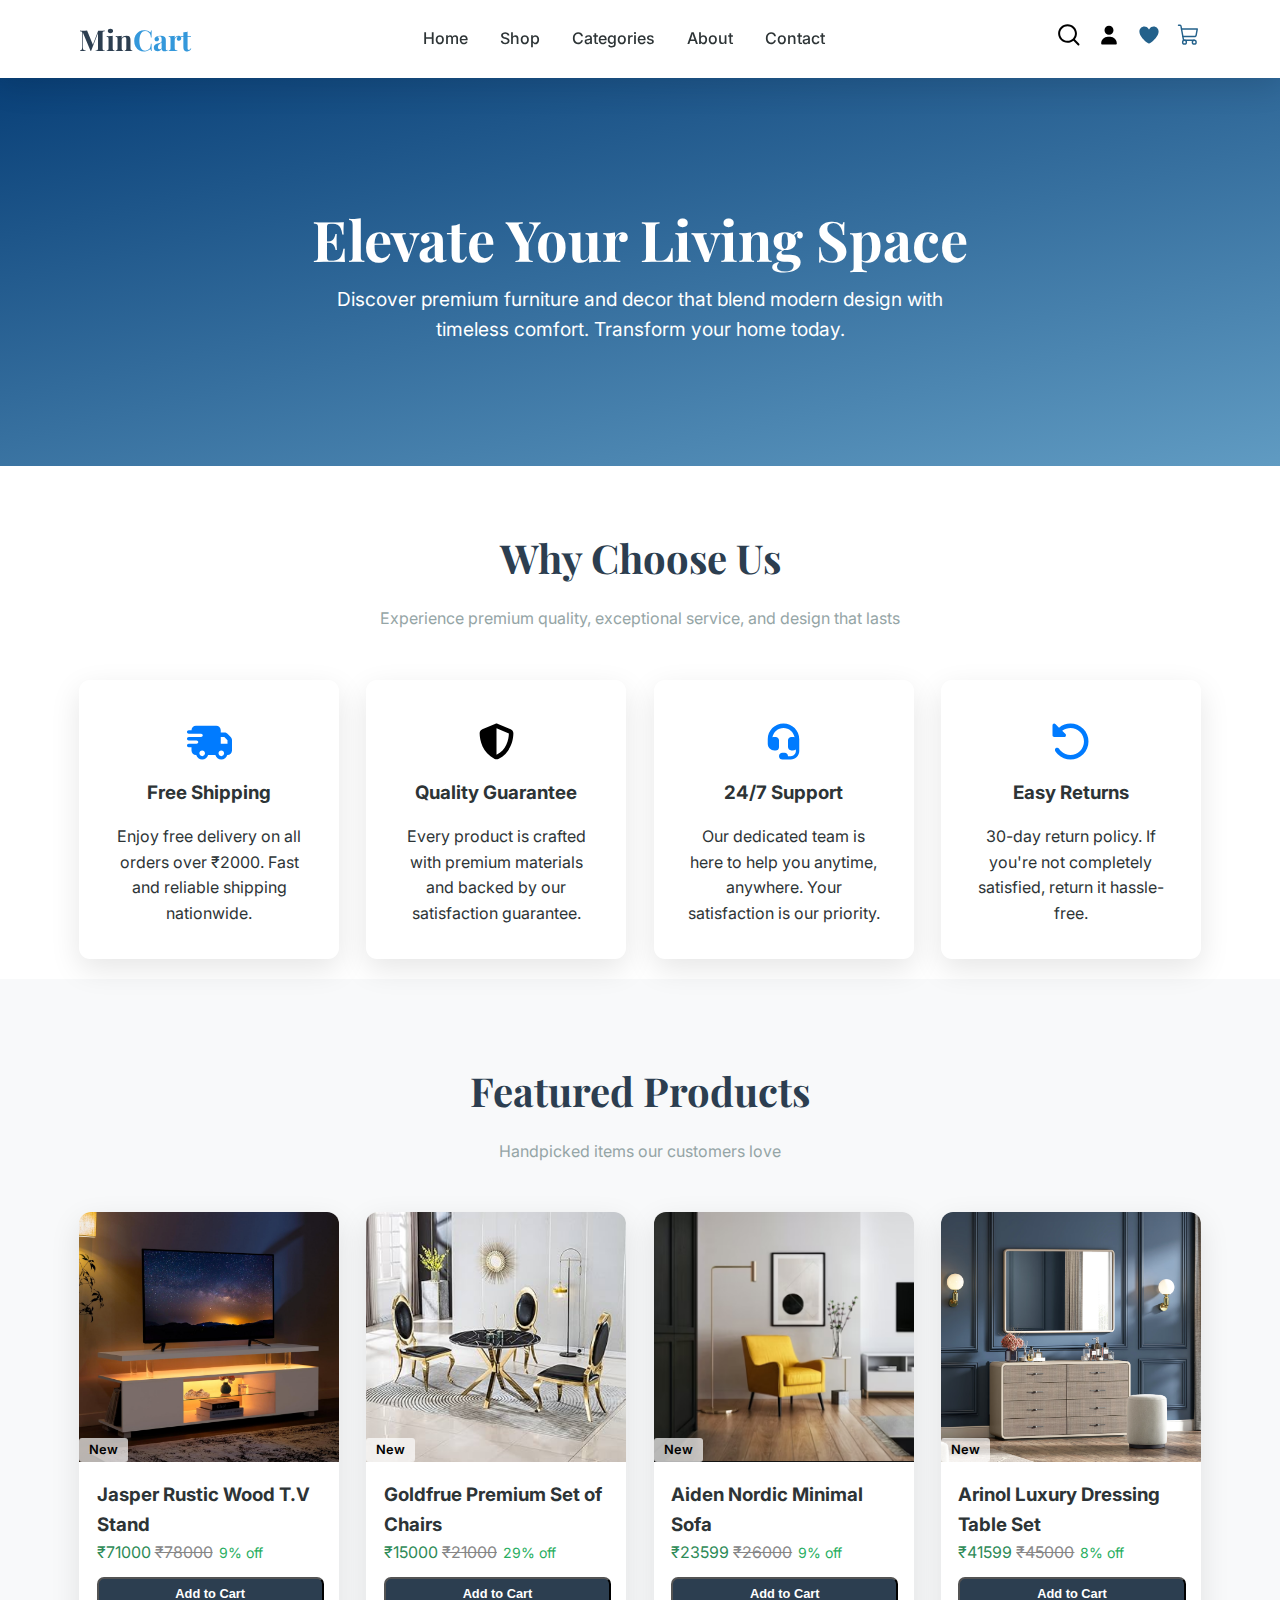
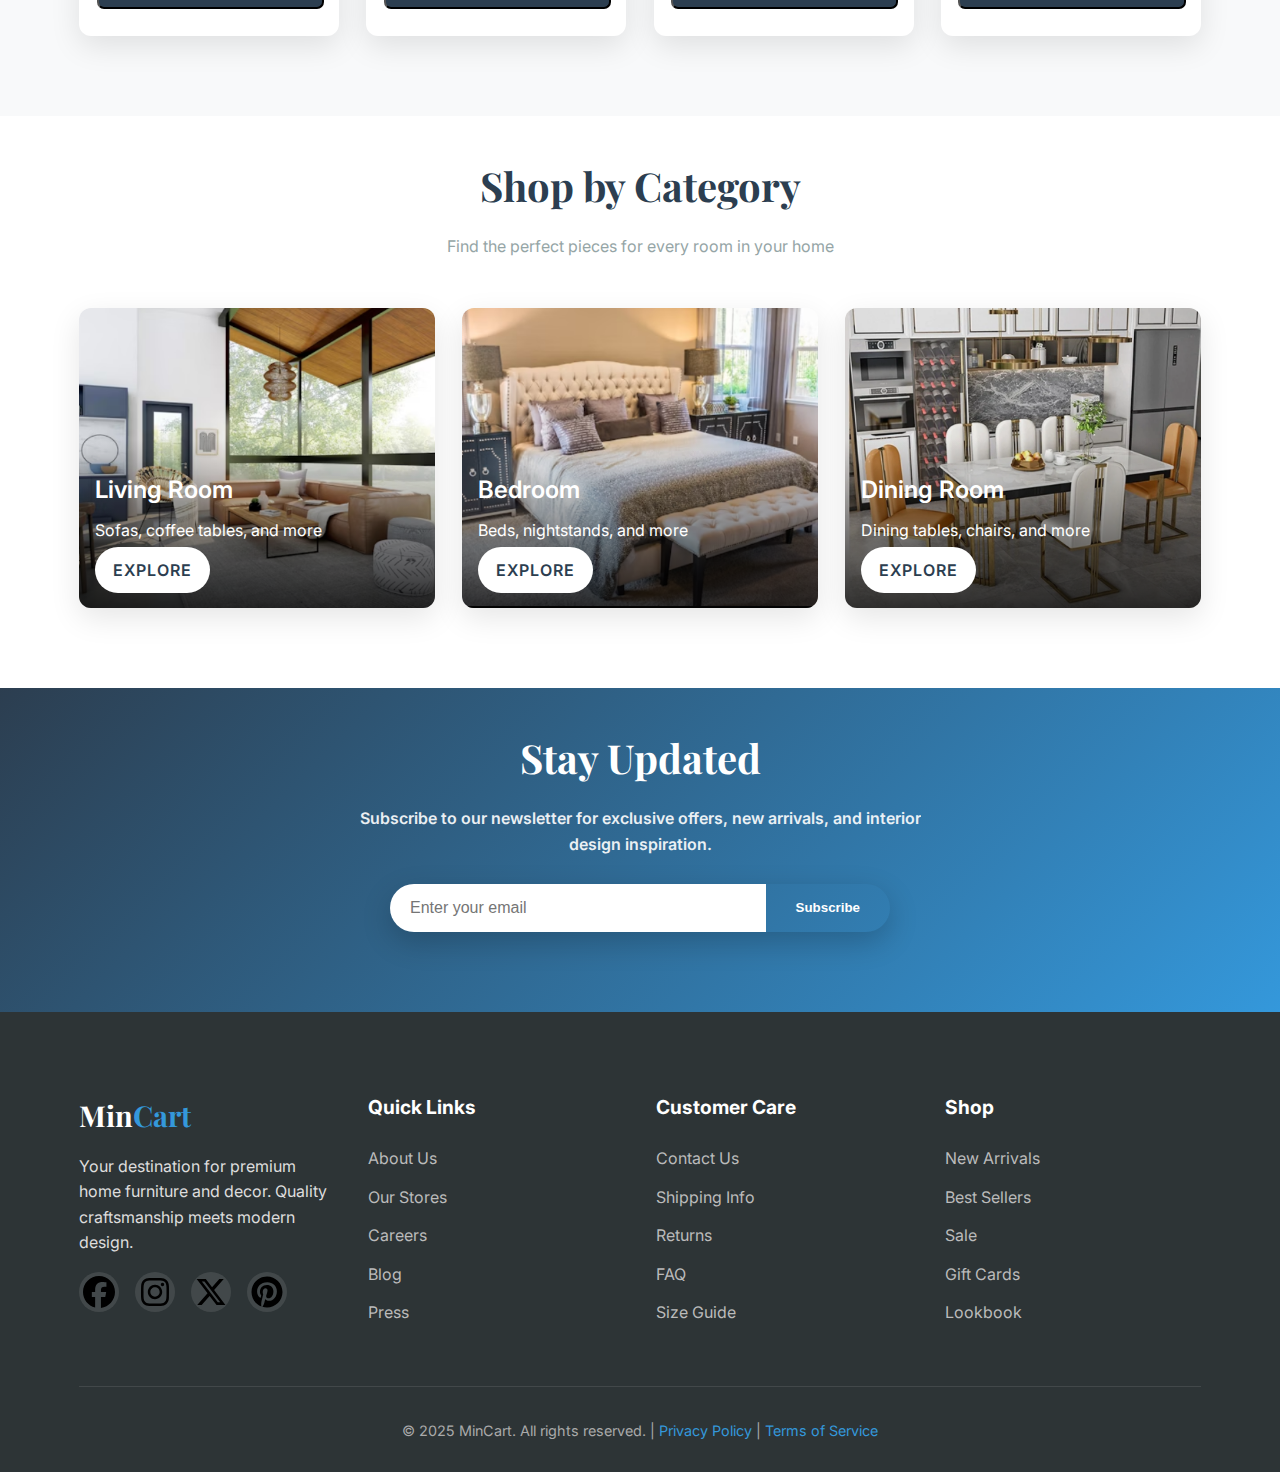
<file: index.html>
<!DOCTYPE html>
<html lang="en">

<head>
    <meta charset="UTF-8">
    <meta name="viewport" content="width=device-width, initial-scale=1.0">
    <title>MinCart - Modern Home Decor</title>

    <!-- Google Fonts -->
    <link
        href="https://fonts.googleapis.com/css2?family=Inter:wght@300;400;500;600;700&family=Playfair+Display:wght@700&display=swap"
        rel="stylesheet">

    <link rel="stylesheet" href="css/style.css">
</head>

<body>
    <!-- Header -->
    <header>
        <div class="container">
            <nav class="navbar">
                <div class="logo">Min<span>Cart</span></div>

                <ul class="nav-links" id="navLinks">
                    <li><a href="#">Home</a></li>
                    <li><a href="#">Shop</a></li>
                    <li><a href="#">Categories</a></li>
                    <li><a href="#">About</a></li>
                    <li><a href="#">Contact</a></li>
                </ul>

                <div class="nav-icons">
                    <div class="icon-btn" aria-label="Search">
                        <img src="svgs/search.svg" alt="">
                    </div>
                    <div class="icon-btn profile-btn" aria-label="Profile">
                        <img src="svgs/profile.svg" alt="">
                    </div>
                    <div class="icon-btn" aria-label="Wishlist">
                        <img src="svgs/heart.svg" alt="">
                    </div>
                    <div class="icon-btn" aria-label="Shopping Cart">
                        <a href="cart.html"><img src="svgs/cart.svg" alt=""></a>
                        <span class="cart-count"></span>
                    </div>

                    <button class="menu-toggle icon-btn" id="menuToggle" aria-label="Toggle Menu">
                        <img src="svgs/hamburger.svg" alt=".">
                    </button>
                </div>
            </nav>
        </div>
    </header>

    <div id="profile-popup" class="popup">
        <p id="popup-username"></p>
        <p id="popup-email"></p>
        <button id="logoutBtn" onclick="logout()">Logout</button>
    </div>

    <section class="hero">
        <div class="conainer">
            <h1>Elevate Your Living Space</h1>
            <p>Discover premium furniture and decor that blend modern design with timeless comfort. Transform your home
                today.</p>
        </div>
    </section>

    <!-- Features -->
    <section class="features">
        <div class="container">
            <div class="section-title">
                <h2>Why Choose Us</h2>
                <p>Experience premium quality, exceptional service, and design that lasts</p>
            </div>

            <div class="feature-grid">
                <div class="feature-card">
                    <div class="feature-icon">
                        <img src="svgs/shipping.svg" alt="">
                    </div>
                    <h3>Free Shipping</h3>
                    <p>Enjoy free delivery on all orders over ₹2000. Fast and reliable shipping nationwide.</p>
                </div>

                <div class="feature-card">
                    <div class="feature-icon">
                        <img src="svgs/shield.svg" alt="">
                    </div>
                    <h3>Quality Guarantee</h3>
                    <p>Every product is crafted with premium materials and backed by our satisfaction guarantee.</p>
                </div>

                <div class="feature-card">
                    <div class="feature-icon">
                        <img src="svgs/headset.svg" alt="">
                    </div>
                    <h3>24/7 Support</h3>
                    <p>Our dedicated team is here to help you anytime, anywhere. Your satisfaction is our priority.</p>
                </div>

                <div class="feature-card">
                    <div class="feature-icon">
                        <img src="svgs/undo.svg" alt="">
                    </div>
                    <h3>Easy Returns</h3>
                    <p>30-day return policy. If you're not completely satisfied, return it hassle-free.</p>
                </div>
            </div>
        </div>
    </section>

    <!-- Featured Products -->
    <section class="featured-products">
        <div class="container">
            <div class="section-title">
                <h2>Featured Products</h2>
                <p>Handpicked items our customers love</p>
            </div>

            <div class="product-grid">

            </div>
        </div>
        </div>
    </section>

    <!-- Categories -->
    <section class="categories">
        <div class="container">
            <div class="section-title">
                <h2>Shop by Category</h2>
                <p>Find the perfect pieces for every room in your home</p>
            </div>

            <div class="category-grid">

            </div>
        </div>
    </section>

    <!-- Newsletter -->
    <section class="newsletter">
        <div class="container">
            <h2>Stay Updated</h2>
            <p>Subscribe to our newsletter for exclusive offers, new arrivals, and interior design inspiration.</p>
            <form class="newsletter-form">
                <input type="email" class="newsletter-input" placeholder="Enter your email" required />
                <button type="submit" class="newsletter-btn">Subscribe</button>
            </form>
        </div>
    </section>

    <!-- Footer -->
    <footer>
        <div class="container">
            <div class="footer-grid">
                <div class="footer-col">
                    <div class="logo" style="color: white; margin-bottom: 1rem;">Min<span
                            style="color: var(--secondary);">Cart</span></div>
                    <p>Your destination for premium home furniture and decor. Quality craftsmanship meets modern design.
                    </p>
                    <div class="social-links">
                        <a href="#" aria-label="Facebook"><img src="svgs/facebook.svg" alt=""></a>
                        <a href="#" aria-label="Instagram"><img src="svgs/instagram.svg" alt=""></a>
                        <a href="#" aria-label="Twitter"><img src="svgs/twitter.svg" alt=""></a>
                        <a href="#" aria-label="Pinterest"><img src="svgs/pinterest.svg" alt=""></a>
                    </div>
                </div>

                <div class="footer-col">
                    <h3>Quick Links</h3>
                    <ul>
                        <li><a href="#">About Us</a></li>
                        <li><a href="#">Our Stores</a></li>
                        <li><a href="#">Careers</a></li>
                        <li><a href="#">Blog</a></li>
                        <li><a href="#">Press</a></li>
                    </ul>
                </div>

                <div class="footer-col">
                    <h3>Customer Care</h3>
                    <ul>
                        <li><a href="#">Contact Us</a></li>
                        <li><a href="#">Shipping Info</a></li>
                        <li><a href="#">Returns</a></li>
                        <li><a href="#">FAQ</a></li>
                        <li><a href="#">Size Guide</a></li>
                    </ul>
                </div>

                <div class="footer-col">
                    <h3>Shop</h3>
                    <ul>
                        <li><a href="#">New Arrivals</a></li>
                        <li><a href="#">Best Sellers</a></li>
                        <li><a href="#">Sale</a></li>
                        <li><a href="#">Gift Cards</a></li>
                        <li><a href="#">Lookbook</a></li>
                    </ul>
                </div>
            </div>

            <div class="footer-bottom">
                <p>&copy; 2025 MinCart. All rights reserved. | <a href="#" style="color: var(--secondary);">Privacy
                        Policy</a> | <a href="#" style="color: var(--secondary);">Terms of Service</a></p>
            </div>
        </div>
    </footer>

    <script src="js/products.js"></script>
    <script src="js/script.js"></script>
    <script src="js/cart.js"></script>
</body>

</html>
</file>
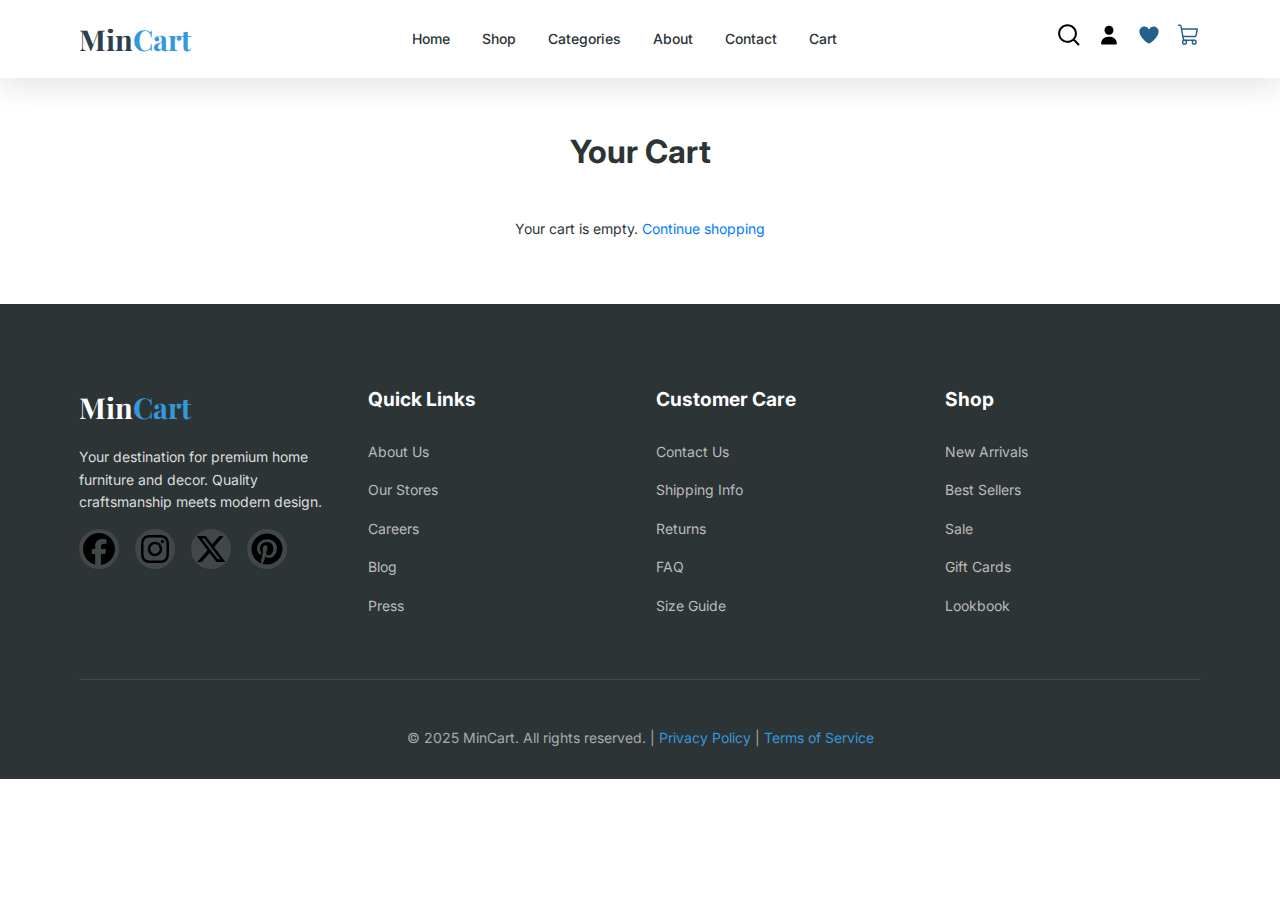
<file: cart.html>
<!DOCTYPE html>
<html lang="en">

<head>
    <meta charset="UTF-8">
    <meta name="viewport" content="width=device-width, initial-scale=1.0">
    <title>Shopping Cart - MinCart</title>

    <!-- Google Fonts -->
    <link
        href="https://fonts.googleapis.com/css2?family=Inter:wght@300;400;500;600;700&family=Playfair+Display:wght@700&display=swap"
        rel="stylesheet">
    <link rel="stylesheet" href="css/cart.css">
    <link rel="stylesheet" href="css/style.css">
    <link rel="stylesheet" href="css/checkout.css">
</head>

<body>

    <header>
        <div class="container">
            <nav class="navbar">
                <div class="logo">Min<span>Cart</span></div>

                <ul class="nav-links" id="navLinks">
                    <li><a href="index.html">Home</a></li>
                    <li><a href="#">Shop</a></li>
                    <li><a href="#">Categories</a></li>
                    <li><a href="#">About</a></li>
                    <li><a href="#">Contact</a></li>
                    <li><a href="cart.html">Cart</a></li>
                </ul>

                <div class="nav-icons">
                    <div class="icon-btn" aria-label="Search"><img src="svgs/search.svg" alt=""></div>
                    <div class="icon-btn profile-btn" aria-label="Profile"><img src="svgs/profile.svg" alt=""></div>
                    <div class="icon-btn" aria-label="Wishlist"><img src="svgs/heart.svg" alt=""></div>
                    <div class="icon-btn" aria-label="Shopping Cart">
                        <img src="svgs/cart.svg" alt="">
                        <span class="cart-count"></span>
                    </div>
                    <button class="menu-toggle icon-btn" id="menuToggle" aria-label="Toggle Menu">
                        <img src="svgs/hamburger.svg" alt=".">
                    </button>
                </div>
            </nav>
        </div>
    </header>

    <div id="profile-popup" class="popup">
        <p id="popup-username"></p>
        <p id="popup-email"></p>
        <button id="logoutBtn" onclick="logout()">Logout</button>
    </div>

    <main class="container" style="margin-top: 3rem; margin-bottom: 4rem;">
        <h1 class="section-title" style="text-align:center; margin-bottom:1.6rem;">Your Cart</h1>
        <div class="item-details-cont">

            <div id="cartItems" class="cart-grid">
                <!-- items will be injected here by JS -->
            </div>

            <div class="price-checkout">
                <div class="items-pricing" id="items-price">
                    <!-- items will be injected here by JS -->
                </div>
                <div class="cart-total" id="cartTotal"
                    style="display:none; text-align:right; margin-top:2rem; font-size:1.2rem;">
                    <button onclick="handleCheckout()" class="btn btn-primary"
                        style="margin-left:1rem;">Checkout</button>
                </div>
            </div>
        </div>

        <div id="cartEmpty" style="text-align:center; display:none;">
            <p>Your cart is empty. <a href="index.html">Continue shopping</a></p>
        </div>

        <!-- Registration Modal -->
        <div id="register-modal" class="modal">
            <div class="modal-content">
                <span class="close" onclick="closeModal('register-modal')">&times;</span>
                <h2>Register</h2>
                <form id="registerForm">
                    <input type="text" id="regUsername" placeholder="Username" required>
                    <input type="email" id="regEmail" placeholder="Email" required>
                    <input type="password" id="regPassword" placeholder="Password" required>
                    <button type="submit" class="pop-btn submit-btn">Register</button>
                </form>
                <p>Already have an account? <a href="#" onclick="showLogin()">Login here</a></p>
            </div>
        </div>

        <!-- Login Modal -->
        <div id="login-modal" class="modal">
            <div class="modal-content">
                <span class="close" onclick="closeModal('login-modal')">&times;</span>
                <h2>Login</h2>
                <form id="loginForm">
                    <input type="email" id="loginEmail" placeholder="Email" required>
                    <input type="password" id="loginPassword" placeholder="Password" required>
                    <button type="submit" class="pop-btn submit-btn">Login</button>
                </form>
                <p>Don't have an account? <a href="#" onclick="showRegister()">Register here</a></p>
            </div>
        </div>

        <!-- Custom Message Modal -->
        <div id="message-modal" class="modal">
            <div class="modal-content message-content">
                <span class="close" onclick="closeModal('message-modal')">&times;</span>
                <p id="message-text"></p>
                <button class="pop-btn" onclick="closeModal('message-modal')">OK</button>
            </div>
        </div>

        <!-- Checkout Details Modal -->
        <div id="checkout-modal" class="modal">
            <div class="modal-content" style="width:380px;">
                <span class="close" onclick="closeModal('checkout-modal')">×</span>
                <h2>Customer Details</h2>

                <input type="text" id="custName" placeholder="Full Name" required>
                <input type="tel" id="custPhone" placeholder="Phone Number" required>
                <input type="text" id="custAddress" placeholder="Delivery Address" required>
                <input type="text" id="custCity" placeholder="City" required>

                <div style="display:flex;gap:8px;justify-content:center;margin-top:15px;">
                    <button class="pop-btn submit-btn" onclick="submitCheckout()">Place Order</button>
                    <button class="pop-btn" style="background:#6c757d;"
                        onclick="closeModal('checkout-modal')">Cancel</button>
                </div>
            </div>
        </div>

    </main>

    <footer>
        <div class="container">
            <div class="footer-grid">
                <div class="footer-col">
                    <div class="logo" style="color: white; margin-bottom: 1rem;">Min<span
                            style="color: var(--secondary);">Cart</span></div>
                    <p>Your destination for premium home furniture and decor. Quality craftsmanship meets modern design.
                    </p>
                    <div class="social-links">
                        <a href="#" aria-label="Facebook"><img src="svgs/facebook.svg" alt=""></a>
                        <a href="#" aria-label="Instagram"><img src="svgs/instagram.svg" alt=""></a>
                        <a href="#" aria-label="Twitter"><img src="svgs/twitter.svg" alt=""></a>
                        <a href="#" aria-label="Pinterest"><img src="svgs/pinterest.svg" alt=""></a>
                    </div>
                </div>

                <div class="footer-col">
                    <h3>Quick Links</h3>
                    <ul>
                        <li><a href="#">About Us</a></li>
                        <li><a href="#">Our Stores</a></li>
                        <li><a href="#">Careers</a></li>
                        <li><a href="#">Blog</a></li>
                        <li><a href="#">Press</a></li>
                    </ul>
                </div>

                <div class="footer-col">
                    <h3>Customer Care</h3>
                    <ul>
                        <li><a href="#">Contact Us</a></li>
                        <li><a href="#">Shipping Info</a></li>
                        <li><a href="#">Returns</a></li>
                        <li><a href="#">FAQ</a></li>
                        <li><a href="#">Size Guide</a></li>
                    </ul>
                </div>

                <div class="footer-col">
                    <h3>Shop</h3>
                    <ul>
                        <li><a href="#">New Arrivals</a></li>
                        <li><a href="#">Best Sellers</a></li>
                        <li><a href="#">Sale</a></li>
                        <li><a href="#">Gift Cards</a></li>
                        <li><a href="#">Lookbook</a></li>
                    </ul>
                </div>
            </div>

            <div class="footer-bottom">
                <p>&copy; 2025 MinCart. All rights reserved. | <a href="#" style="color: var(--secondary);">Privacy
                        Policy</a> | <a href="#" style="color: var(--secondary);">Terms of Service</a></p>
            </div>
        </div>
    </footer>

    <script src="js/products.js"></script>
    <script src="js/script.js"></script>
    <script src="js/cart.js"></script>
    <script src="js/checkout.js"></script>
</body>

</html>
</file>
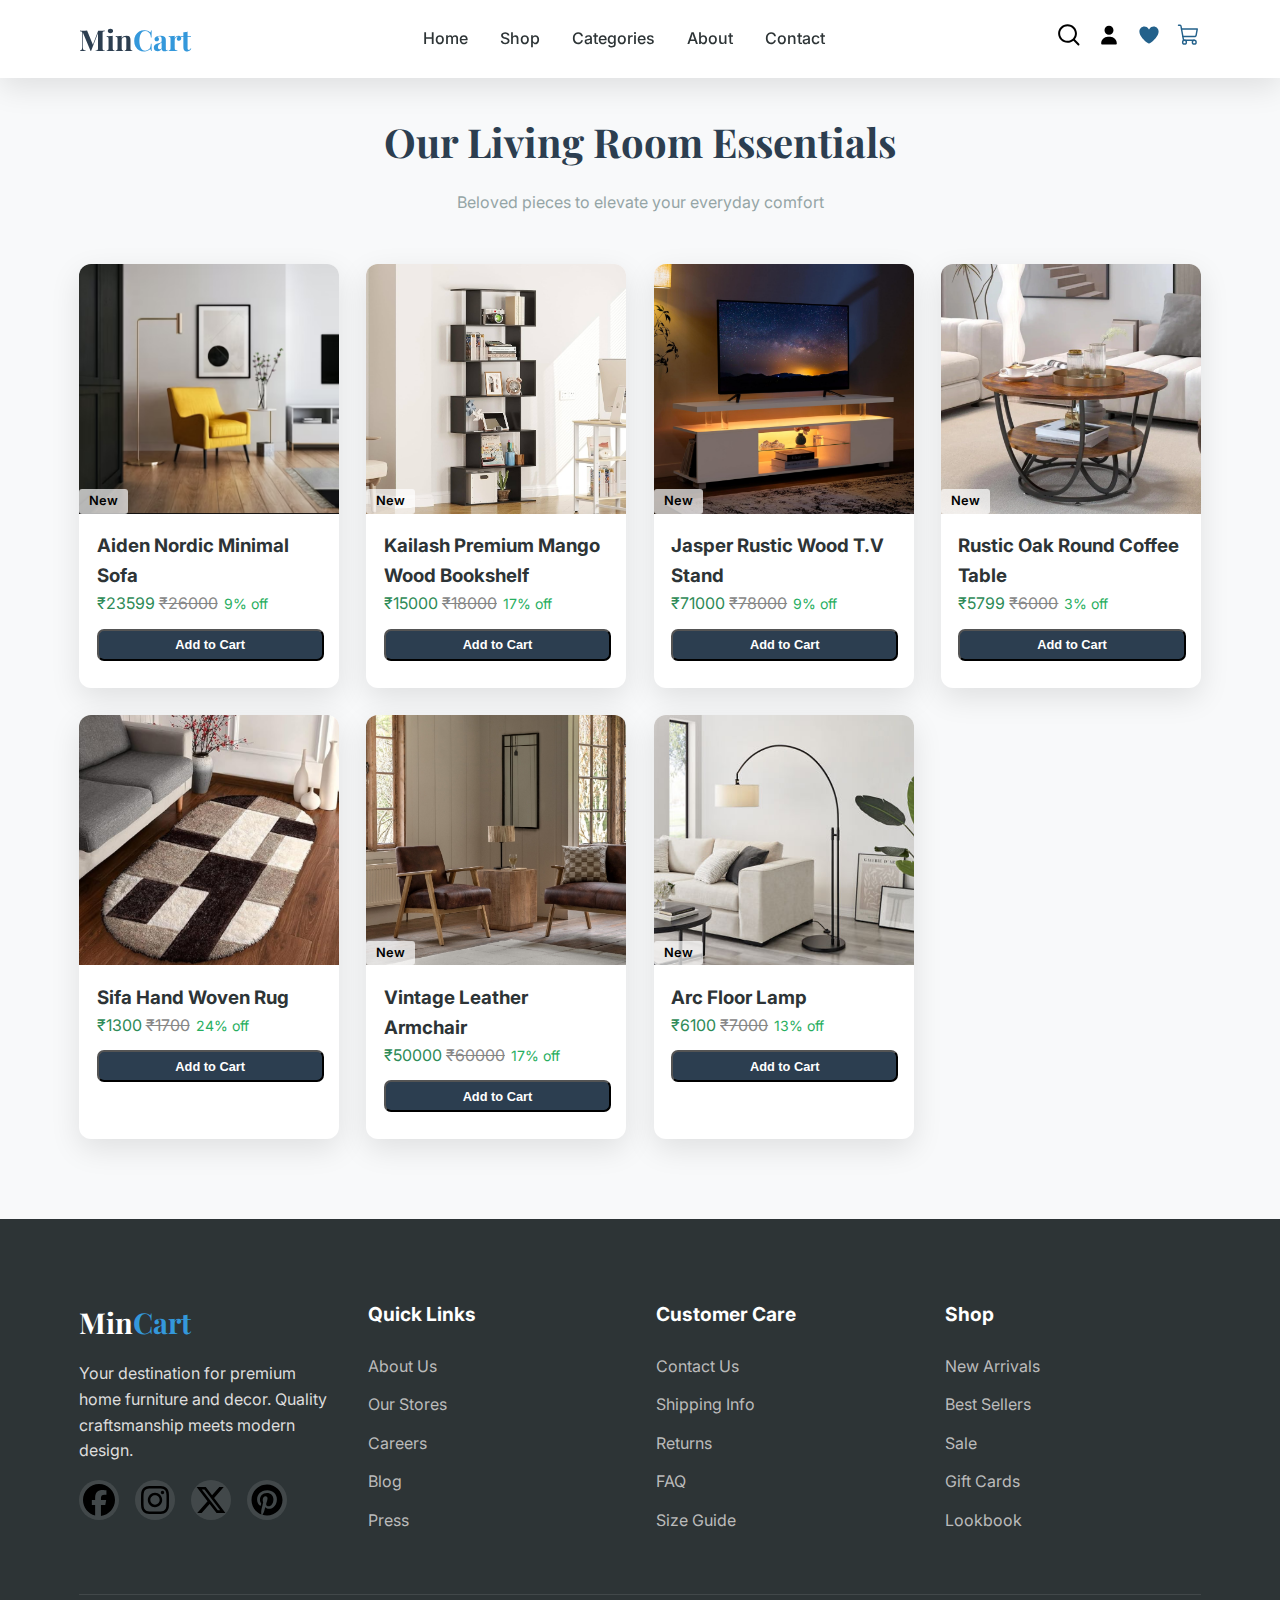
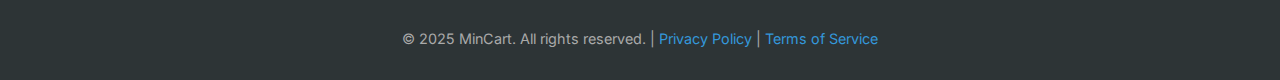
<file: explore1.html>
<!DOCTYPE html>
<html lang="en">

<head>
    <meta charset="UTF-8">
    <meta name="viewport" content="width=device-width, initial-scale=1.0">
    <title>Shopping Cart - MinCart</title>

    <!-- Google Fonts -->
    <link
        href="https://fonts.googleapis.com/css2?family=Inter:wght@300;400;500;600;700&family=Playfair+Display:wght@700&display=swap"
        rel="stylesheet">
    <link rel="stylesheet" href="css/style.css">
</head>

<body>

    <header>
        <div class="container">
            <nav class="navbar">
                <div class="logo">Min<span>Cart</span></div>

                <ul class="nav-links" id="navLinks">
                    <li><a href="index.html">Home</a></li>
                    <li><a href="#">Shop</a></li>
                    <li><a href="#">Categories</a></li>
                    <li><a href="#">About</a></li>
                    <li><a href="#">Contact</a></li>
                </ul>

                <div class="nav-icons">
                    <div class="icon-btn" aria-label="Search"><img src="svgs/search.svg" alt=""></div>
                    <div class="icon-btn profile-btn" aria-label="Profile"><img src="svgs/profile.svg" alt=""></div>
                    <div class="icon-btn" aria-label="Wishlist"><img src="svgs/heart.svg" alt=""></div>
                    <div class="icon-btn" aria-label="Shopping Cart">
                        <a href="cart.html"><img src="svgs/cart.svg" alt=""></a>
                        <span class="cart-count"></span>
                    </div>
                    <button class="menu-toggle icon-btn" id="menuToggle" aria-label="Toggle Menu">
                        <img src="svgs/hamburger.svg" alt=".">
                    </button>
                </div>
            </nav>
        </div>
    </header>
    
    <div id="profile-popup" class="popup">
        <p id="popup-username"></p>
        <p id="popup-email"></p>
        <button id="logoutBtn" onclick="logout()">Logout</button>
    </div>

    <section class="featured-products" style="padding-top: 2rem;">
        <div class="container">
            <div class="section-title">
                <h2>Our Living Room Essentials</h2>
                <p>Beloved pieces to elevate your everyday comfort</p>
            </div>

            <div class="product-grid">

            </div>
        </div>
        </div>
    </section>

    <footer>
        <div class="container">
            <div class="footer-grid">
                <div class="footer-col">
                    <div class="logo" style="color: white; margin-bottom: 1rem;">Min<span
                            style="color: var(--secondary);">Cart</span></div>
                    <p>Your destination for premium home furniture and decor. Quality craftsmanship meets modern design.
                    </p>
                    <div class="social-links">
                        <a href="#" aria-label="Facebook"><img src="svgs/facebook.svg" alt=""></a>
                        <a href="#" aria-label="Instagram"><img src="svgs/instagram.svg" alt=""></a>
                        <a href="#" aria-label="Twitter"><img src="svgs/twitter.svg" alt=""></a>
                        <a href="#" aria-label="Pinterest"><img src="svgs/pinterest.svg" alt=""></a>
                    </div>
                </div>

                <div class="footer-col">
                    <h3>Quick Links</h3>
                    <ul>
                        <li><a href="#">About Us</a></li>
                        <li><a href="#">Our Stores</a></li>
                        <li><a href="#">Careers</a></li>
                        <li><a href="#">Blog</a></li>
                        <li><a href="#">Press</a></li>
                    </ul>
                </div>

                <div class="footer-col">
                    <h3>Customer Care</h3>
                    <ul>
                        <li><a href="#">Contact Us</a></li>
                        <li><a href="#">Shipping Info</a></li>
                        <li><a href="#">Returns</a></li>
                        <li><a href="#">FAQ</a></li>
                        <li><a href="#">Size Guide</a></li>
                    </ul>
                </div>

                <div class="footer-col">
                    <h3>Shop</h3>
                    <ul>
                        <li><a href="#">New Arrivals</a></li>
                        <li><a href="#">Best Sellers</a></li>
                        <li><a href="#">Sale</a></li>
                        <li><a href="#">Gift Cards</a></li>
                        <li><a href="#">Lookbook</a></li>
                    </ul>
                </div>
            </div>

            <div class="footer-bottom">
                <p>&copy; 2025 MinCart. All rights reserved. | <a href="#" style="color: var(--secondary);">Privacy
                        Policy</a> | <a href="#" style="color: var(--secondary);">Terms of Service</a></p>
            </div>
        </div>
    </footer>

    <script src="js/script.js"></script>
    <script src="js/products.js"></script>
    <script src="js/explore1.js"></script>
    <script src="js/cart.js"></script>
</body>

</html>
</file>
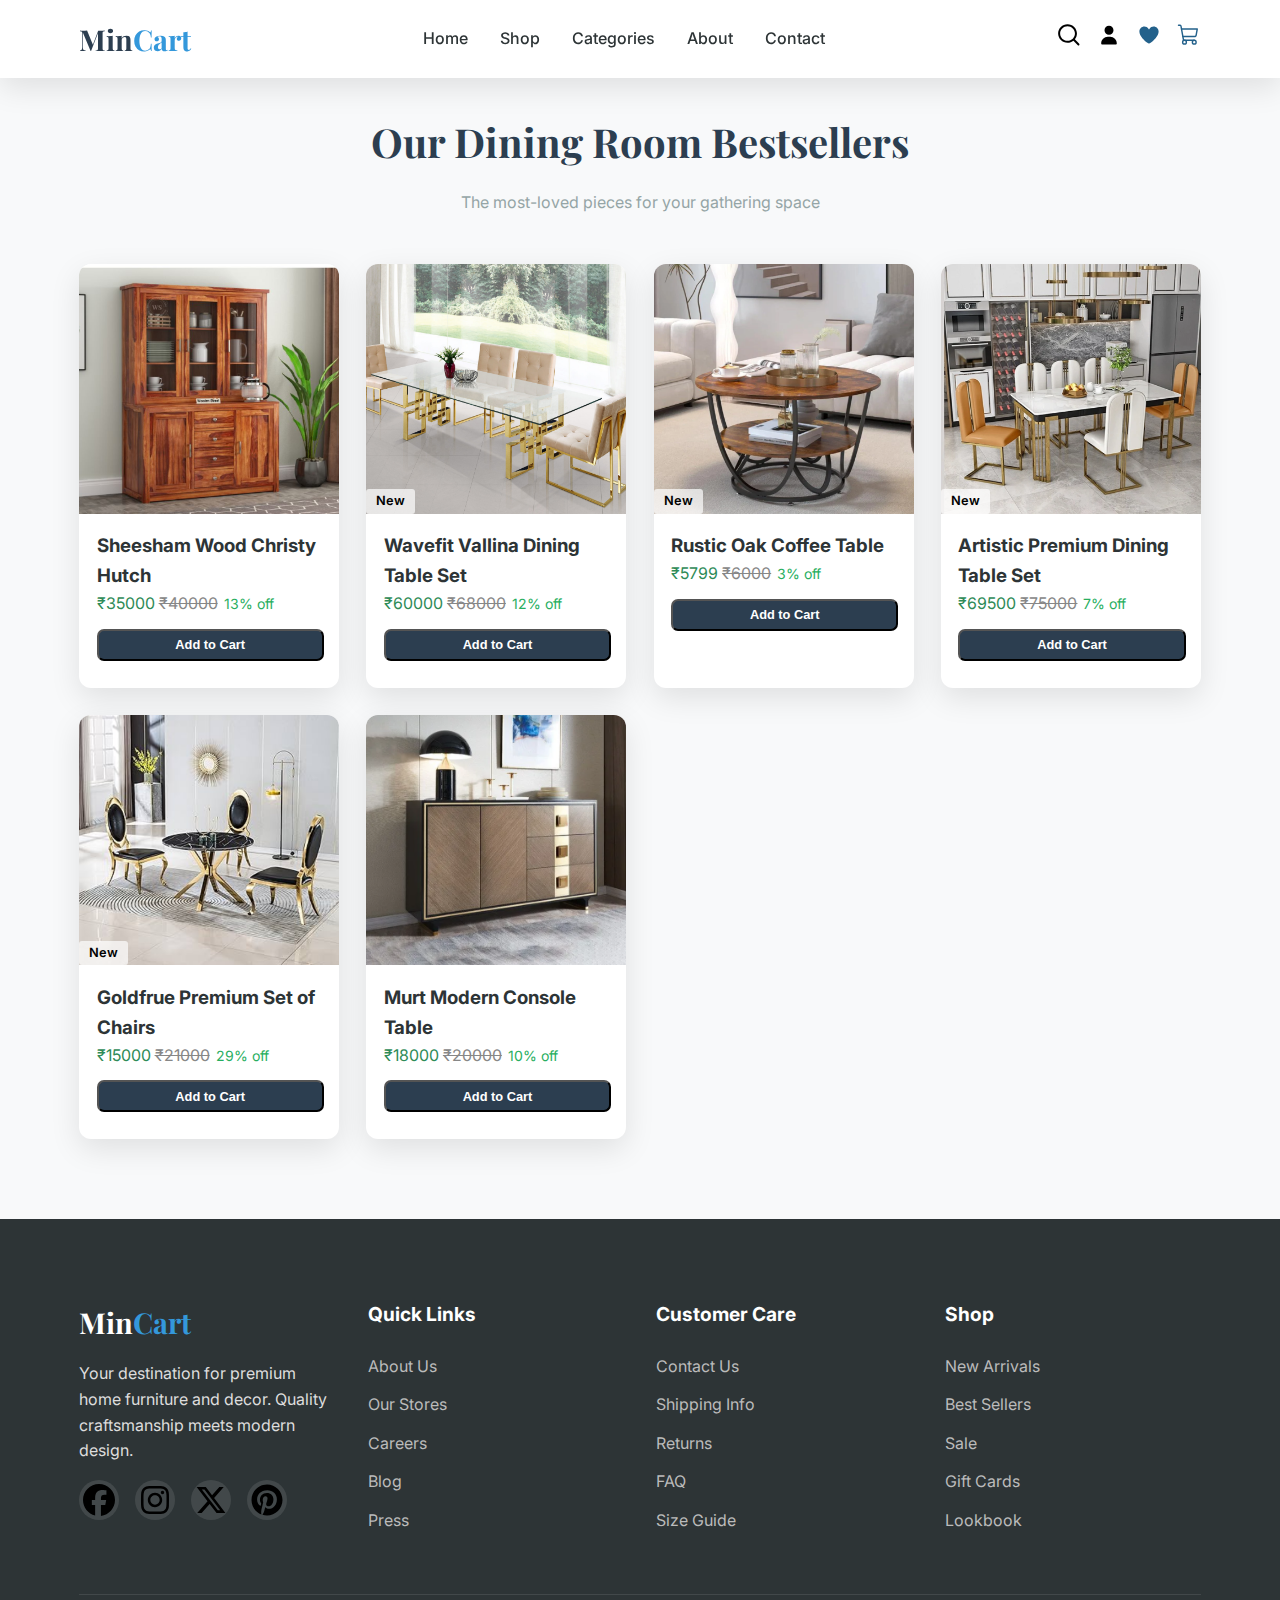
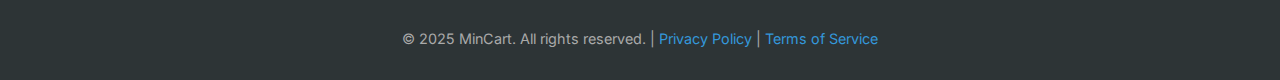
<file: explore3.html>
<!DOCTYPE html>
<html lang="en">

<head>
    <meta charset="UTF-8">
    <meta name="viewport" content="width=device-width, initial-scale=1.0">
    <title>Shopping Cart - MinCart</title>

    <!-- Google Fonts -->
    <link
        href="https://fonts.googleapis.com/css2?family=Inter:wght@300;400;500;600;700&family=Playfair+Display:wght@700&display=swap"
        rel="stylesheet">
    <link rel="stylesheet" href="css/style.css">
</head>

<body>

    <header>
        <div class="container">
            <nav class="navbar">
                <div class="logo">Min<span>Cart</span></div>

                <ul class="nav-links" id="navLinks">
                    <li><a href="index.html">Home</a></li>
                    <li><a href="#">Shop</a></li>
                    <li><a href="#">Categories</a></li>
                    <li><a href="#">About</a></li>
                    <li><a href="#">Contact</a></li>
                </ul>

                <div class="nav-icons">
                    <div class="icon-btn" aria-label="Search"><img src="svgs/search.svg" alt=""></div>
                    <div class="icon-btn profile-btn" aria-label="Profile"><img src="svgs/profile.svg" alt=""></div>
                    <div class="icon-btn" aria-label="Wishlist"><img src="svgs/heart.svg" alt=""></div>
                    <div class="icon-btn" aria-label="Shopping Cart">
                        <a href="cart.html"><img src="svgs/cart.svg" alt=""></a>
                        <span class="cart-count"></span>
                    </div>
                    <button class="menu-toggle icon-btn" id="menuToggle" aria-label="Toggle Menu">
                        <img src="svgs/hamburger.svg" alt=".">
                    </button>
                </div>
            </nav>
        </div>
    </header>
    
    <div id="profile-popup" class="popup">
        <p id="popup-username"></p>
        <p id="popup-email"></p>
        <button id="logoutBtn" onclick="logout()">Logout</button>
    </div>

    <section class="featured-products" style="padding-top: 2rem;">
        <div class="container">
            <div class="section-title">
                <h2>Our Dining Room Bestsellers</h2>
                <p>The most-loved pieces for your gathering space</p>
            </div>

            <div class="product-grid">

            </div>
        </div>
        </div>
    </section>

    <footer>
        <div class="container">
            <div class="footer-grid">
                <div class="footer-col">
                    <div class="logo" style="color: white; margin-bottom: 1rem;">Min<span
                            style="color: var(--secondary);">Cart</span></div>
                    <p>Your destination for premium home furniture and decor. Quality craftsmanship meets modern design.
                    </p>
                    <div class="social-links">
                        <a href="#" aria-label="Facebook"><img src="svgs/facebook.svg" alt=""></a>
                        <a href="#" aria-label="Instagram"><img src="svgs/instagram.svg" alt=""></a>
                        <a href="#" aria-label="Twitter"><img src="svgs/twitter.svg" alt=""></a>
                        <a href="#" aria-label="Pinterest"><img src="svgs/pinterest.svg" alt=""></a>
                    </div>
                </div>

                <div class="footer-col">
                    <h3>Quick Links</h3>
                    <ul>
                        <li><a href="#">About Us</a></li>
                        <li><a href="#">Our Stores</a></li>
                        <li><a href="#">Careers</a></li>
                        <li><a href="#">Blog</a></li>
                        <li><a href="#">Press</a></li>
                    </ul>
                </div>

                <div class="footer-col">
                    <h3>Customer Care</h3>
                    <ul>
                        <li><a href="#">Contact Us</a></li>
                        <li><a href="#">Shipping Info</a></li>
                        <li><a href="#">Returns</a></li>
                        <li><a href="#">FAQ</a></li>
                        <li><a href="#">Size Guide</a></li>
                    </ul>
                </div>

                <div class="footer-col">
                    <h3>Shop</h3>
                    <ul>
                        <li><a href="#">New Arrivals</a></li>
                        <li><a href="#">Best Sellers</a></li>
                        <li><a href="#">Sale</a></li>
                        <li><a href="#">Gift Cards</a></li>
                        <li><a href="#">Lookbook</a></li>
                    </ul>
                </div>
            </div>

            <div class="footer-bottom">
                <p>&copy; 2025 MinCart. All rights reserved. | <a href="#" style="color: var(--secondary);">Privacy
                        Policy</a> | <a href="#" style="color: var(--secondary);">Terms of Service</a></p>
            </div>
        </div>
    </footer>

    <script src="js/script.js"></script>
    <script src="js/products.js"></script>
    <script src="js/explore3.js"></script>
    <script src="js/cart.js"></script>
</body>

</html>
</file>
<file: css/style.css>
* {
    padding: 0;
    margin: 0;
    box-sizing: border-box;
}

a {
    text-decoration: none;
    color: inherit;
    transition: var(--transition);
}

:root {
    --primary: #2c3e50;
    --secondary: #3498db;
    --light: #f8f9fa;
    --dark: #2d3436;
    --gray: #95a5a6;
    --success: #27ae60;
    --border: #dfe6e9;
    --radius: 12px;
    --shadow: 0 10px 30px rgba(0, 0, 0, 0.1);
    --transition: all 0.3s ease;
}

body {
    font-family: 'Inter', sans-serif;
    background-color: #fff;
    color: var(--dark);
    line-height: 1.6;
}

.container {
    width: 90%;
    max-width: 1200px;
    margin: 0 auto;
    padding: 0 15px;
}

/* Header & Navigation */
header {
    background: #fff;
    box-shadow: 0 2px 10px rgba(0, 0, 0, 0.05);
    position: sticky;
    top: 0;
    z-index: 1000;
    transition: var(--transition);
    box-shadow: var(--shadow);
}

.navbar {
    display: flex;
    justify-content: space-between;
    align-items: center;
    padding: 1rem 0;
}

.logo {
    font-family: 'Playfair Display', serif;
    font-size: 1.8rem;
    font-weight: 700;
    color: var(--primary);
}

.logo span {
    color: var(--secondary);
}

.icon-btn {
    background: none;
    border: none;
    color: var(--dark);
    cursor: pointer;
    position: relative;
    transition: var(--transition);
}

.icon-btn img {
    filter: invert(0);
    width: 1.5rem;
}

.menu-toggle {
    display: none;
}

.nav-links {
    display: flex;
    gap: 2rem;
    list-style: none;
}

.nav-links a {
    font-weight: 500;
    color: var(--dark);
    position: relative;
    padding: 0.5rem 0;
}

.nav-links a::after {
    content: '';
    position: absolute;
    bottom: 0;
    left: 0;
    width: 0;
    height: 2px;
    background: var(--secondary);
    transition: var(--transition);
}

.nav-links a:hover::after {
    width: 100%;
}

.nav-icons {
    display: flex;
    gap: 1rem;
}

.cart-count {
    position: absolute;
    border-radius: 50px;
    font-weight: 600;
    font-size: 0.9rem;
    transition: var(--transition);
    top: -13px;
    right: -8px;
    width: 20px;
    height: 20px;
    display: flex;
    justify-content: center;
    align-items: center;
}

.icon-btn:hover {
    color: var(--secondary);
    transform: translateY(-2px);
}

/* Profile Popup */
#profile-popup {
    position: absolute;
    top: 87px;
    right: 229px;
    background: #ffffff;
    padding: 18px 20px;
    border-radius: 14px;
    max-width: 247px;
    display: none;
    box-shadow: 0px 8px 25px rgba(0, 0, 0, 0.12);
    border: 1px solid #f1f1f1;
    animation: popupFade 0.25s ease-out;
    z-index: 999;
    font-family: "Poppins", sans-serif;
}

@keyframes popupFade {
    from {
        opacity: 0;
        transform: translateY(-6px);
    }
    to {
        opacity: 1;
        transform: translateY(0);
    }
}

#profile-popup p {
    margin: 5px 0;
    font-size: 14px;
    color: #333;
    font-weight: 500;
}

/* Logout Button */
#logoutBtn {
    margin-top: 15px;
    width: 100%;
    padding: 10px 0;
    background: #ff5757;
    border: none;
    border-radius: 8px;
    color: #fff;
    font-size: 14px;
    font-weight: 600;
    cursor: pointer;
    transition: 0.25s ease;
}

#logoutBtn:hover {
    background: #e04343;
}

/* Triangle Pointer */
#profile-popup::before {
    content: "";
    position: absolute;
    top: -10px;
    right: 25px;
    width: 0;
    height: 0;
    border-left: 8px solid transparent;
    border-right: 8px solid transparent;
    border-bottom: 10px solid #ffffff;
    filter: drop-shadow(0px -1px 2px rgba(0,0,0,0.1));
}

.hero {
    background: linear-gradient(347deg, #609bc2, #094078);
    text-align: center;
    padding: 116px 0 84px;
    color: white;
}

.hero h1 {
    font-family: 'Playfair Display', serif;
    font-size: 3.5rem;
    animation: fadeInUp 1s ease 0.2s both;
}

.hero p {
    font-size: 1.2rem;
    max-width: 620px;
    margin: 0 auto 37px;
    text-align: center;
    animation: fadeInUp 1.4s ease 0.2s both;

}

@keyframes fadeInUp {
    from {
        opacity: 0;
        transform: translateY(30px);
    }

    to {
        opacity: 1;
        transform: translateY(0);
    }
}

.hero-buttons {
    display: flex;
    gap: 1rem;
    justify-content: center;
}

.btn {
    font-size: 1rem;
    border-radius: 50px;
    font-weight: 600;
    cursor: pointer;
    letter-spacing: 1px;
    text-transform: uppercase;
    padding: 13px 18px;
}

.btn-outline {
    background: transparent;
    border: 2px solid white;
}

.btn-outline:hover {
    background: white;
    color: var(--primary);
}

.features {
    text-align: center;
    padding: 60px 0 20px;
}

.featured-products {
    padding: 80px 0;
    background: var(--light);
}

/* Section Title */
.section-title {
    text-align: center;
    margin-bottom: 3rem;
}

.section-title h2 {
    font-family: 'Playfair Display', serif;
    font-size: 2.5rem;
    color: var(--primary);
    margin-bottom: 1rem;
}

.section-title p {
    color: var(--gray);
    max-width: 600px;
    margin: 0 auto;
}

.feature-icon img {
    width: 45px;
    height: 59px;
}

.feature-grid {
    display: grid;
    column-gap: 1.7rem;
    row-gap: 1.7rem;
    grid-template-columns: repeat(auto-fit, minmax(250px, 1fr));
}

.section-title p {
    margin: 0 auto 40px;
}

.feature-card h3 {
    margin-bottom: 1rem;
}

.feature-card {
    background-color: #fff;
    border-radius: 11px;
    padding: 2rem;
    text-align: center;
    box-shadow: var(--shadow);
}

.feature-card:hover {
    transform: translateY(-6px);
    transition: var(--transition);
    box-shadow: 0 10px 30px rgba(0, 0, 0, 0.296);
}

.product-card {
    background: white;
    border-radius: var(--radius);
    overflow: hidden;
    box-shadow: var(--shadow);
    transition: var(--transition);
}

.product-card:hover {
    transform: scale(1.02);
    box-shadow: 0 10px 30px rgba(0, 0, 0, 0.296);
    transition: var(--transition);
}

.product-grid {
    display: grid;
    column-gap: 1.7rem;
    row-gap: 1.7rem;
    grid-template-columns: repeat(auto-fit, minmax(250px, 1fr));
}

.product-img {
    position: relative;
    overflow: hidden;
    height: 250px;
}

.product-badge {
    position: absolute;
    background: #ffffffb0;
    color: #000000;
    padding: 2px 10px;
    border-radius: 3px;
    font-size: 0.8rem;
    font-weight: 600;
    z-index: 1;
}

.badge1 {
    bottom: 0px;
}

.badge2 {
    font-size: 0.88rem;
    padding: 0 2px;
    color: var(--success);
}

.product-img img {
    width: 100%;
    height: 100%;
    object-fit: cover;
    transition: var(--transition);
}

.product-info {
    padding: 1.1rem;
    padding-bottom: 1.7rem;
}

.add-to-cart {
    min-width: 101%;
    height: 2rem;
    position: relative;
    bottom: 0;
    font-size: 0.8rem;
    color: white;
    background: var(--primary);
    border-radius: 7px;
    font-weight: 600;
    margin: 12px auto 0;
    cursor: pointer;
}

.current-price {
    color: #2e8b57;
}

.categories {
    padding: 38px 0px 80px 0px;
}

.category-card {
    position: relative;
    overflow: hidden;
    height: 300px;
    border-radius: var(--radius);
    box-shadow: var(--shadow);
    transition: var(--transition);
}

.category-card img {
    width: 100%;
    height: 100%;
    object-fit: cover;
    transition: var(--transition);
}

.category-title {
    font-size: 1.5rem;
    font-weight: 600;
    margin-bottom: 0.5rem;
}

.category-grid {
    display: grid;
    column-gap: 1.7rem;
    row-gap: 1.7rem;
    grid-template-columns: repeat(auto-fit, minmax(250px, 1fr));
}

.category-card:hover {
    transform: scale(1.02);
    box-shadow: 0 10px 30px rgba(0, 0, 0, 0.296);
    transition: var(--transition);
}

.category-overlay {
    position: absolute;
    bottom: 0;
    left: 0;
    right: 0;
    background: linear-gradient(transparent, rgba(0, 0, 0, 0.8));
    color: white;
    padding: 2rem 1rem 1.5rem;
    transition: var(--transition);
}

.btn-primary1 {
    background-color: white;
    color: var(--primary);
}

.btn-primary1:hover {
    background: rgb(222, 218, 218);
}

.category-overlay p {
    margin-bottom: 15px;
}

.newsletter {
    color: white;
    padding: 38px 0px 80px 0px;
    text-align: center;
    background: linear-gradient(135deg, var(--primary), var(--secondary));
}

.newsletter h2 {
    font-family: 'Playfair Display', serif;
    font-size: 2.5rem;
    margin-bottom: 1rem;
}

.newsletter p {
    font-weight: 600;
    max-width: 600px;
    margin: 0 auto 1.65rem;
    opacity: 0.9;
}

.newsletter-form {
    display: flex;
    max-width: 500px;
    margin: 0 auto;
    box-shadow: 0 10px 30px rgba(0, 0, 0, 0.2);
    border-radius: 50px;
    overflow: hidden;
}

.newsletter-input {
    flex: 1;
    padding: 15px 20px;
    border: none;
    font-size: 1rem;
    outline: none;
}

.newsletter-btn {
    background: var(--accent);
    color: white;
    border: none;
    padding: 0 30px;
    font-weight: 600;
    cursor: pointer;
    transition: var(--transition);
}

.newsletter-btn:hover {
    background: #c0392b;
}

/* Footer */
footer {
    background: var(--dark);
    color: #ddd;
    padding: 80px 0 30px;
}

.footer-grid {
    display: grid;
    grid-template-columns: repeat(auto-fit, minmax(200px, 1fr));
    gap: 2rem;
    margin-bottom: 3rem;
}

.footer-col h3 {
    margin-bottom: 1.5rem;
    color: white;
    font-size: 1.2rem;
}

.footer-col a {
    color: #bbb;
    transition: var(--transition);
}

.footer-col ul {
    list-style: none;
}

.footer-col ul li {
    margin-bottom: 0.8rem;
}

.footer-bottom {
    text-align: center;
    padding-top: 2rem;
    border-top: 1px solid rgba(255, 255, 255, 0.1);
    color: #aaa;
    font-size: 0.9rem;
}

.social-links {
    display: flex;
    gap: 1rem;
    margin-top: 1rem;
}

.social-links a {
    width: 40px;
    height: 40px;
    background: rgba(255, 255, 255, 0.1);
    border-radius: 50%;
    transition: var(--transition);
}

.social-links a:hover {
    background: var(--secondary);
    transform: translateY(-3px);
}

/* Responsive Design */
@media (max-width: 992px) {
    .hero h1 {
        font-size: 3rem;
    }

    .navbar {
        flex-wrap: wrap;
    }
}

@media (max-width: 768px) {
    .menu-toggle {
        display: block;
    }

    .nav-links {
        order: 3;
        width: 100%;
        flex-direction: column;
        background: white;
        padding: 1rem 0;
        margin-top: 1rem;
        border-top: 1px solid var(--border);
        display: none;
    }

    .nav-links.active {
        transition: var(--transition);
        display: flex;
    }

    .hero {
        padding: 80px 0 70px;
    }

    .hero h1 {
        font-size: 2.5rem;
    }

    .newsletter-form {
        flex-direction: column;
    }

    .newsletter-btn {
        padding: 15px;
    }
}

@media (max-width: 576px) {
    .hero h1 {
        font-size: 1.77rem;
    }

    .hero p {
        margin: 0 11px 0 11px;
        font-size: 0.77rem;
    }

    .hero {
        padding: 74px 0 69px;
    }

    .section-title h2 {
        font-size: 2rem;
    }

    .product-actions {
        opacity: 1;
    }

    .logo {
        font-size: 1.4rem;
    }

    .icon-btn img {
        height: 1.1rem;
    }

    .cart-count {
        top: -11px;
        left: 12px;
        height: 15px;
        width: 15px;
        font-size: 0.5rem;
    }

    .nav-icons {
        gap: 0.25rem;
    }
}
</file>
<file: css/cart.css>
/*---------cart page styles--------*/
.cart-grid {
    display: grid;
    max-height: 69vh;
    overflow-x: hidden;
    overflow-y: scroll;
    gap: 1.5rem;
    margin-bottom: 4rem;
}

.cart-item {
    display: grid;
    max-height: 180px;
    gap: 0.4rem;
    align-items: center;
    padding: 1rem;
    border: 1px solid #eee;
    border-radius: 8px;
    background: #fafafa;
}

.kmtl{
    display: flex;
    gap: 1rem;
}

.cart-item-img {
    width: 80px;
    height: 80px;
    object-fit: cover;
    border-radius: 6px;
}

.cart-item-title {
    margin: 0;
    font-size: 1rem;
    font-weight: 500;
}

.cart-item-price {
    margin: 0.25rem 0 0;
    color: #2e8b57;
    font-weight: 600;
}

.cart-item-quantity {
    display: flex;
    align-items: center;
    gap: 0.5rem;
}

.qty-btn {
    width: 32px;
    height: 32px;
    border: 1px solid #ddd;
    background: white;
    font-size: 1.2rem;
    cursor: pointer;
    border-radius: 50%;
    justify-content: center;
}

.qty-btn:hover {
    background: #f0f0f0;
}

.cart-item-quantity input {
    width: 40px;
    text-align: center;
    border: 1px solid #ddd;
    border-radius: 4px;
    padding: 0.25rem;
}

.remove-btn {
    background: none;
    border: none;
    cursor: pointer;
    padding: 0.5rem;
    color: #e74c3c;
}

.remove-btn:hover {
    background: #fdf2f2;
    border-radius: 50%;
}

.cart-grid::-webkit-scrollbar {
    width: 4px;
}

.cart-grid::-webkit-scrollbar-button {
    display: none;
}

.price-details {
    border: 1px solid black;
    width: 450px;
    height: 450px;
}

.price-summary {
    width: 100%;
    background: #f9f9f9;
    padding: 1.2rem;
    border-radius: 12px;
    border: 1px solid #e0e0e0;
    font-size: 0.95rem;
}

.price-summary-title {
    margin: 0 0 1rem 0;
    font-size: 1.1rem;
    color: #333;
    font-weight: 600;
    border-bottom: 1px solid #ddd;
    padding-bottom: 0.5rem;
}

.price-breakdown {
    display: flex;
    flex-direction: column;
    gap: 0.75rem;
}

.price-row {
    display: flex;
    justify-content: space-between;
    align-items: center;
}

.price-row.total-row {
    margin-top: 0.75rem;
    padding-top: 0.75rem;
    border-top: 1px dashed #ccc;
    font-size: 1.1rem;
    color: #222;
}

.free-shipping-note {
    margin: 1rem 0 0 0;
    font-size: 0.85rem;
    color: #016601;
    text-align: center;
    font-style: italic;
}

.free-shipping-note strong {
    color: #d35400;
}
@media (min-width:1100px) {
    .item-details-cont {
        display: grid;
        grid-template-columns: 0.7fr 0.3fr;
        gap: 2rem;
    }
    .cart-item{
        max-height: 130px;
    }
}

@media (min-width:1100px) {
        .cart-item{
        display: flex;
        justify-content: space-between;
    }
}
</file>
<file: css/checkout.css>
.pop-btn {
    padding: 12px 20px;
    margin: 10px;
    background-color: #007bff;
    color: white;
    border: none;
    border-radius: 5px;
    cursor: pointer;
    font-size: 16px;
    transition: background-color 0.3s ease, transform 0.2s ease;
}

.pop-btn:hover {
    background-color: #0056b3;
    transform: scale(1.05);
}

.modal {
    display: none;
    position: fixed;
    top: 0;
    left: 0;
    width: 100%;
    height: 100%;
    background-color: rgba(0, 0, 0, 0.5);
    justify-content: center;
    align-items: center;
    z-index: 1000;
    animation: fadeIn 0.3s ease;
}

.modal-content {
    background: white;
    padding: 20px;
    border-radius: 10px;
    width: 350px;
    text-align: center;
    position: relative;
    box-shadow: 0 5px 15px rgba(0, 0, 0, 0.3);
    animation: slideIn 0.3s ease;
}

.message-content {
    width: 300px;
    padding: 15px;
}

.close {
    position: absolute;
    top: 10px;
    right: 15px;
    font-size: 24px;
    cursor: pointer;
    color: #333;
}

.close:hover {
    color: #ff0000;
}

input {
    width: 92%;
    padding: 10px;
    margin: 10px 0;
    border: 1px solid #ccc;
    border-radius: 5px;
    background: #ffffff66;
    font-size: 14px;
    transition: border-color 0.3s ease;
}

input:focus {
    outline: none;
    border-color: #007bff;
    box-shadow: 0 0 5px rgba(0, 123, 255, 0.3);
}

.submit-btn {
    background-color: #28a745;
    width: 32%;
    padding: 0.5rem 0.7rem;
}

.submit-btn:hover {
    background-color: #218838;
}

a {
    color: #007bff;
    text-decoration: none;
    font-size: 14px;
}

h2 {
    margin-bottom: 20px;
    color: #333;
}

p {
    margin-top: 15px;
    font-size: 14px;
}

@keyframes fadeIn {
    from {
        opacity: 0;
    }

    to {
        opacity: 1;
    }
}

@keyframes slideIn {
    from {
        transform: translateY(-50px);
        opacity: 0;
    }

    to {
        transform: translateY(0);
        opacity: 1;
    }
}

.form-container {
    background: white;
    padding: 20px;
    border-radius: 8px;
    box-shadow: 0 0 10px rgba(0, 0, 0, 0.1);
    width: 300px;
    text-align: center;
}

input {
    width: 100%;
    padding: 10px;
    margin: 10px 0;
    border: 1px solid #ccc;
    border-radius: 4px;
}

a {
    color: #007bff;
    text-decoration: none;
}
</file>
